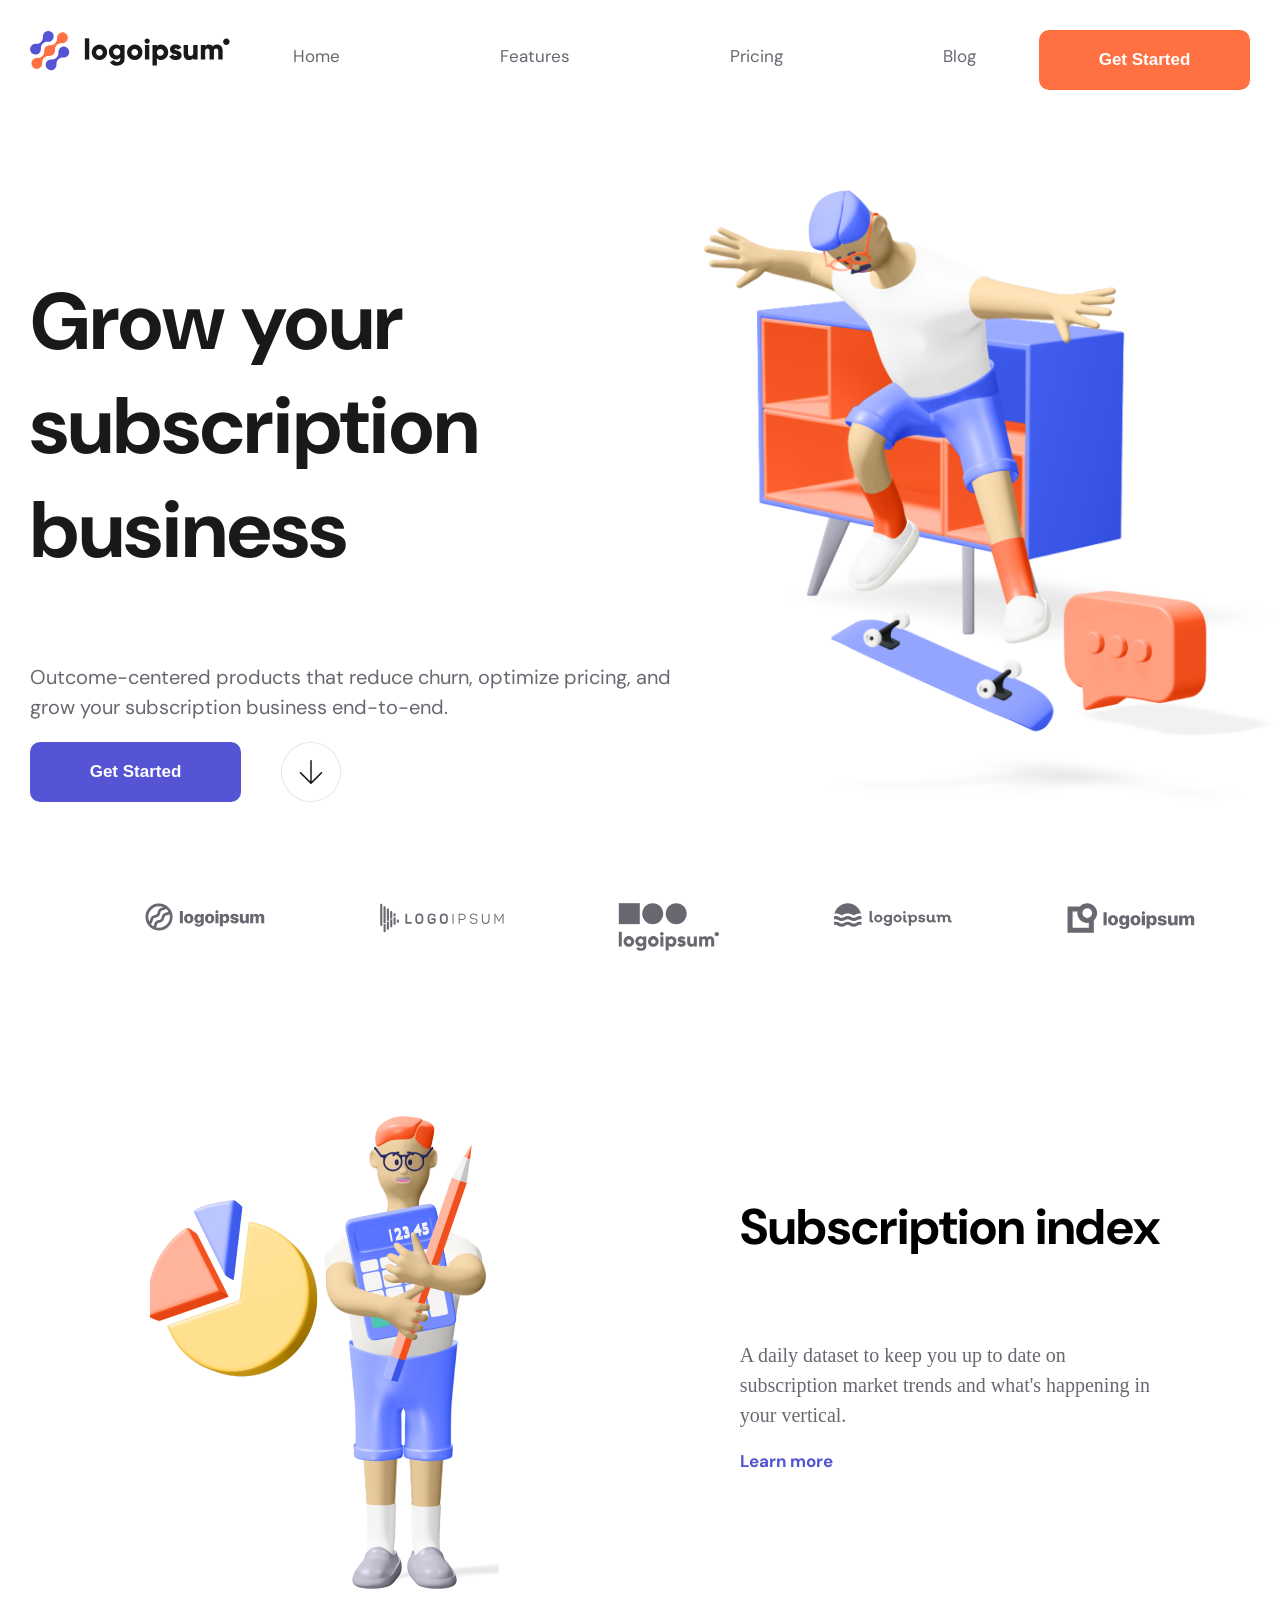
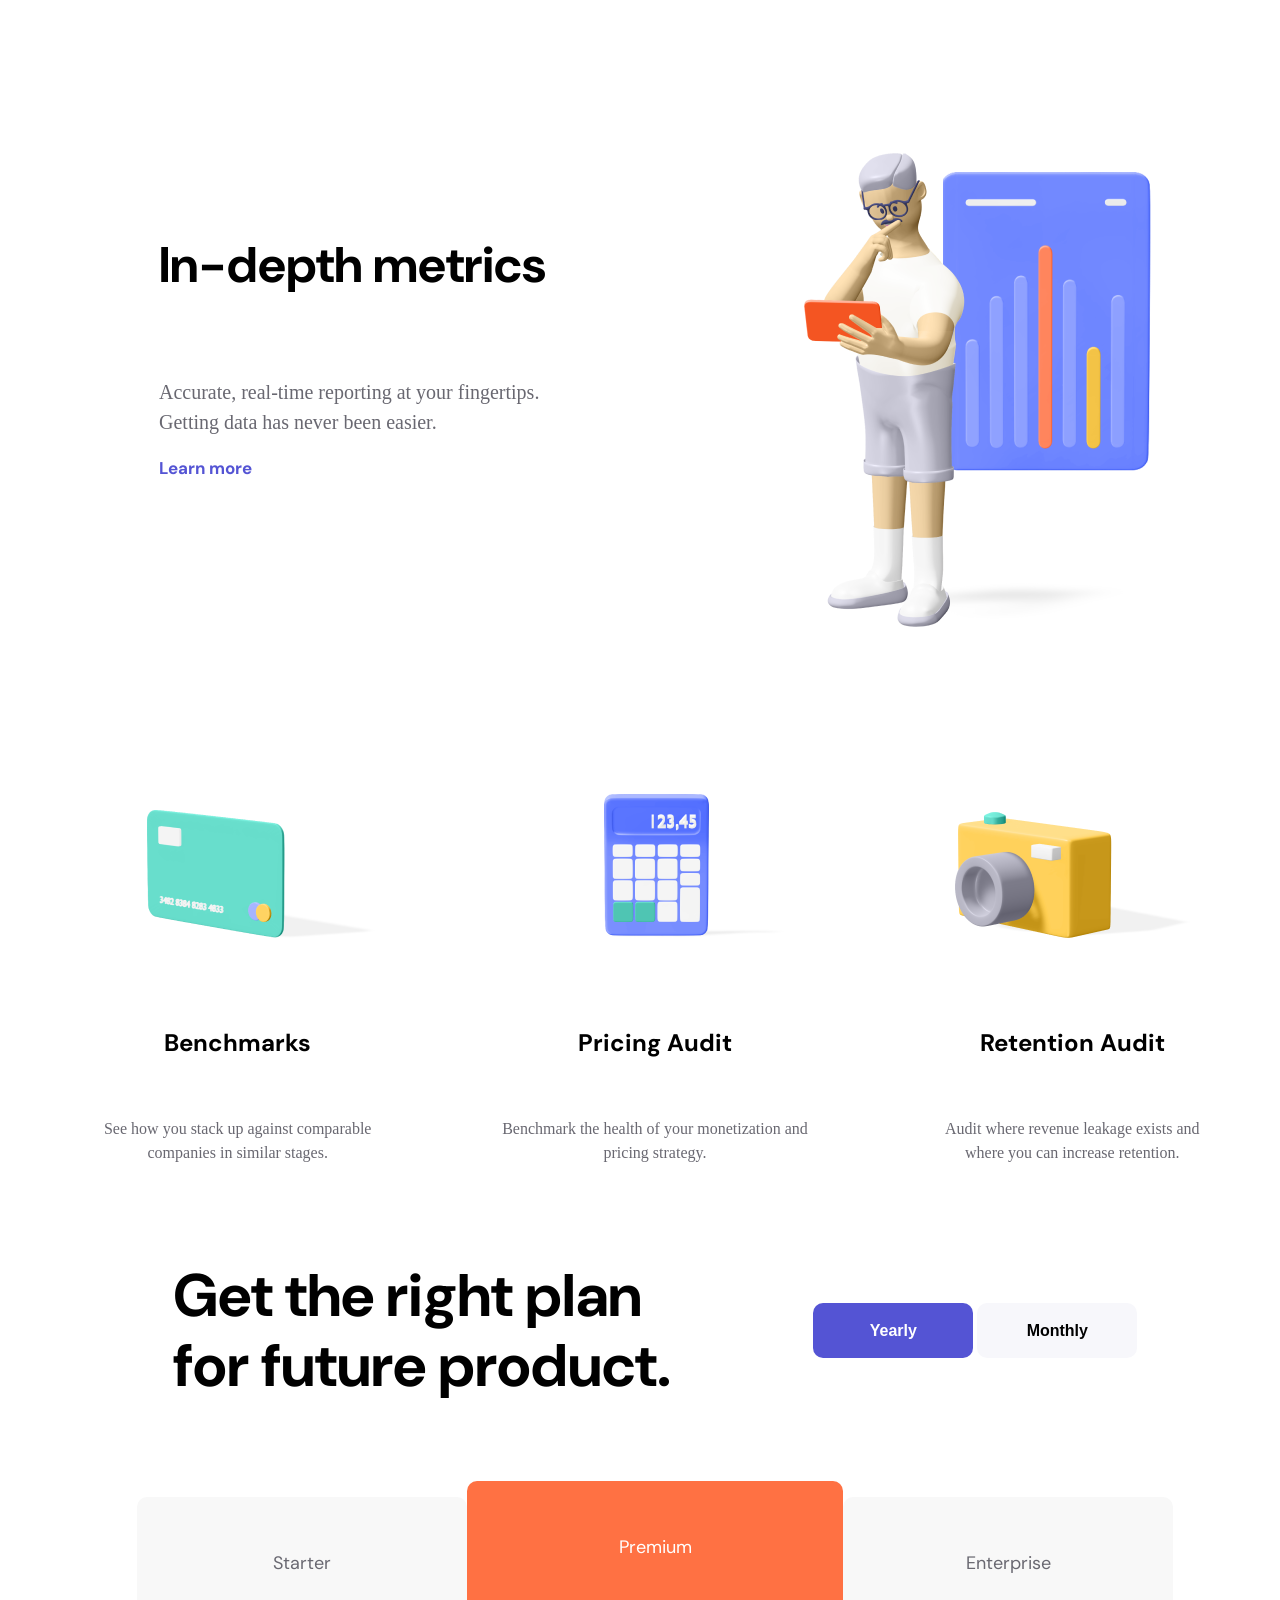
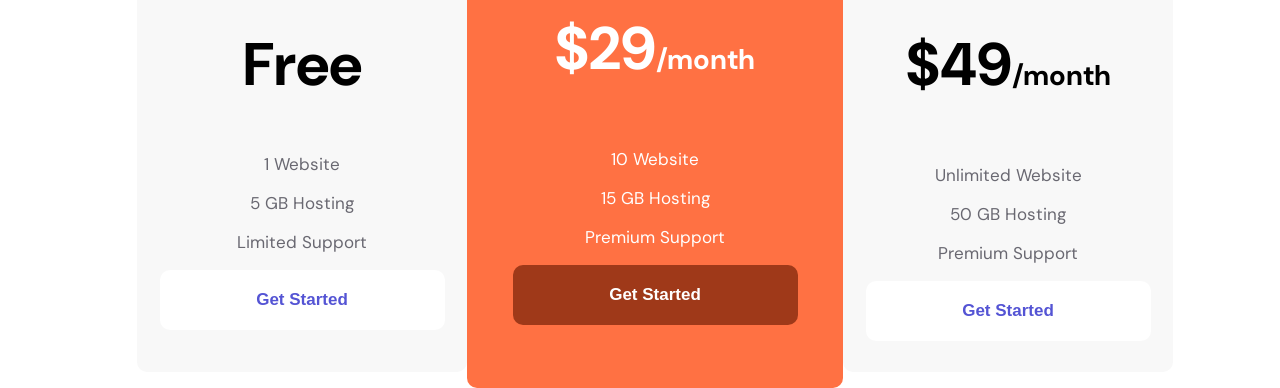
<file: index.html>
<!DOCTYPE html>
<html lang="en">
  <head>
    <meta charset="UTF-8" />
    <meta name="viewport" content="width=device-width, initial-scale=1.0" />
    <title>logoipsum</title>
    <link rel="stylesheet" href="index.css" />

    <link rel="preconnect" href="https://fonts.googleapis.com" />
    <link rel="preconnect" href="https://fonts.gstatic.com" crossorigin />
    <link
      href="https://fonts.googleapis.com/css2?family=DM+Sans:ital,opsz,wght@0,9..40,100..1000;1,9..40,100..1000&display=swap"
      rel="stylesheet"
    />
  </head>
  <body>
    <section class="navbar">
      <div class="logodiv">
        <img src="/Logo Color.svg" />
      </div>
      <div class="navlink">
        <p>
          <span class="homespan">Home</span>
        </p>
        <p>
          <span class="featurespan">Features</span>
        </p>
        <p>
          <span class="pricingspan">Pricing</span>
        </p>
        <p>
          <span class="blogspan">Blog</span>
        </p>
      </div>
      <div>
        <button class="navbut">Get Started</button>
      </div>
    </section>
    <div class="mobilemenu">
      <div class="logodiv2">
        <img src="/Logo Color.svg" />
      </div>

      <div class="menubar">
        <img src="/menu_24dp_E8EAED_FILL0_wght400_GRAD0_opsz24.svg" />
      </div>
    </div>

    <section class="hero">
      <div class="herotext">
        <h3 class="heroheading">Grow your subscription business</h3>
        <p class="heropara">
          Outcome-centered products that reduce churn, optimize pricing,
          and grow your subscription business end-to-end.
        </p>

        <div class="herobutdiv">
          <button class="herobut">Get Started</button>

          <img src="/Down Arrow.png" class="downarrow" />
        </div>
      </div>

      <div class="heroimg">
        <img src="/Hero 3D.png" alt="pic" />
      </div>
    </section>

    <div class="iconpdiv">
      <div>
        <img src="/Group.svg" alt="icon" />
      </div>
      <div>
        <img src="/Group-2.svg" alt="icon" />
      </div>
      <div>
        <img src="/Group-3.svg" alt="icon" />
      </div>
      <div>
        <img src="/Group-4.svg" alt="icon" />
      </div>
      <div>
        <img src="/Group-5.svg" alt="icon" />
      </div>
    </div>

    <div class="sec3parentdiv">
      <div>
        <img src="/Content Image 02.png" alt="pic" />
      </div>

      <div>
        <h5 class="sec3h5">Subscription index</h5>
        <p class="sec3p1">
          A daily dataset to keep you up to date on <br />subscription market
          trends and what's happening in <br />your vertical.
        </p>
        <p class="sec3p2">Learn more</p>
      </div>
    </div>

    <div class="sec4parentdiv">
      <div>
        <h5 class="sec4h5">In-depth metrics</h5>
        <p class="sec4p1">
          Accurate, real-time reporting at your fingertips. <br />Getting data
          has never been easier.
        </p>
        <p class="sec4p2">Learn more</p>
      </div>

      <div>
        <img src="/Content Image.png" alt="pic" />
      </div>
    </div>

    <div class="sec5parentdiv">
      <div class="sec5div1">
        <img src="/Icon 001.png" alt="icon" />
        <h6 class="sec5div1h6">Benchmarks</h6>
        <p class="sec5div1p1">
          See how you stack up against comparable <br />companies in similar
          stages.
        </p>
      </div>

      <div class="sec5div2">
        <img src="/Icon 002.png" alt="icon" />
        <h6 class="sec5div2h6">Pricing Audit</h6>
        <p class="sec5div2p1">
          Benchmark the health of your monetization and <br />pricing strategy.
        </p>
      </div>

      <div class="sec5div3">
        <img src="/Icon 003.png" alt="icon" />
        <h6 class="sec5div3h6">Retention Audit</h6>
        <p class="sec5div3p1">
          Audit where revenue leakage exists and <br />where you can increase
          retention.
        </p>
      </div>
    </div>

    <section class="sec6parentdiv">
      <div>
        <div class="sec6div1">
          <h4 class="sec6div1h4">
            Get the right plan <br />for future product.
          </h4>
          <div class="sec6but">
            <button class="sec6div1but1">Yearly</button>

            <button class="sec6div1but2">Monthly</button>
          </div>
        </div>

        <div class="sec7pdiv">
          <div class="sec7div1">
            <p class="sec7div1p1">Starter</p>
            <p class="sec7div1p2">Free</p>
            <p>1 Website</p>
            <p>5 GB Hosting</p>
            <p>Limited Support</p>
            <button>Get Started</button>
          </div>

          <div class="sec7div2">
            <p class="sec7div2p1">Premium</p>
            <p class="sec7div2p2">$29<span class="sec7d2s">/month</span></p>
            <p class="sec7div2p3">10 Website</p>
            <p class="sec7div2p4">15 GB Hosting</p>
            <p class="sec7div2p5">Premium Support</p>
            <button class="sec7div2but">Get Started</button>
          </div>

          <div class="sec7div3">
            <p class="sec7div3p1">Enterprise</p>
            <p class="sec7div3p2">$49<span class="sec7d3s">/month</span></p>
            <p>Unlimited Website</p>
            <p>50 GB Hosting</p>
            <p>Premium Support</p>
            <button>Get Started</button>
          </div>
        </div>
      </div>
    </section>
  </body>
</html>
</file>
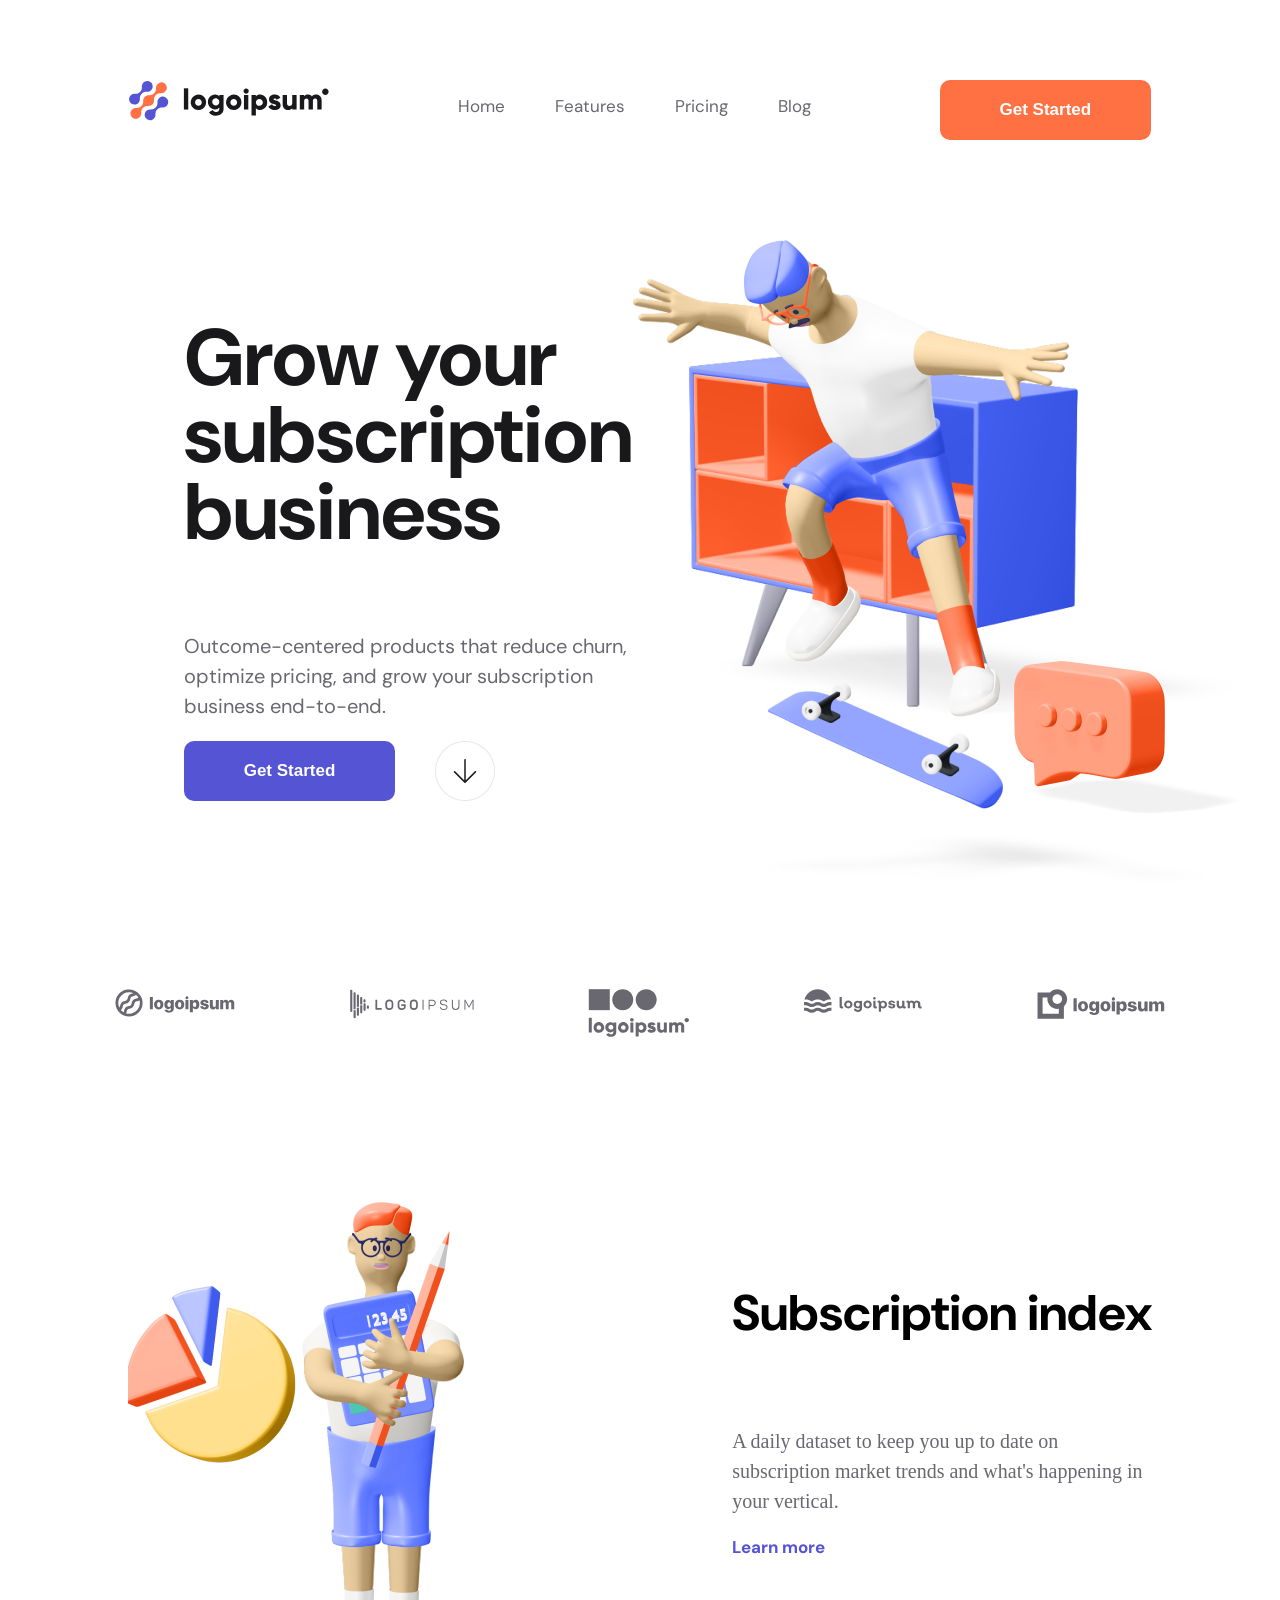
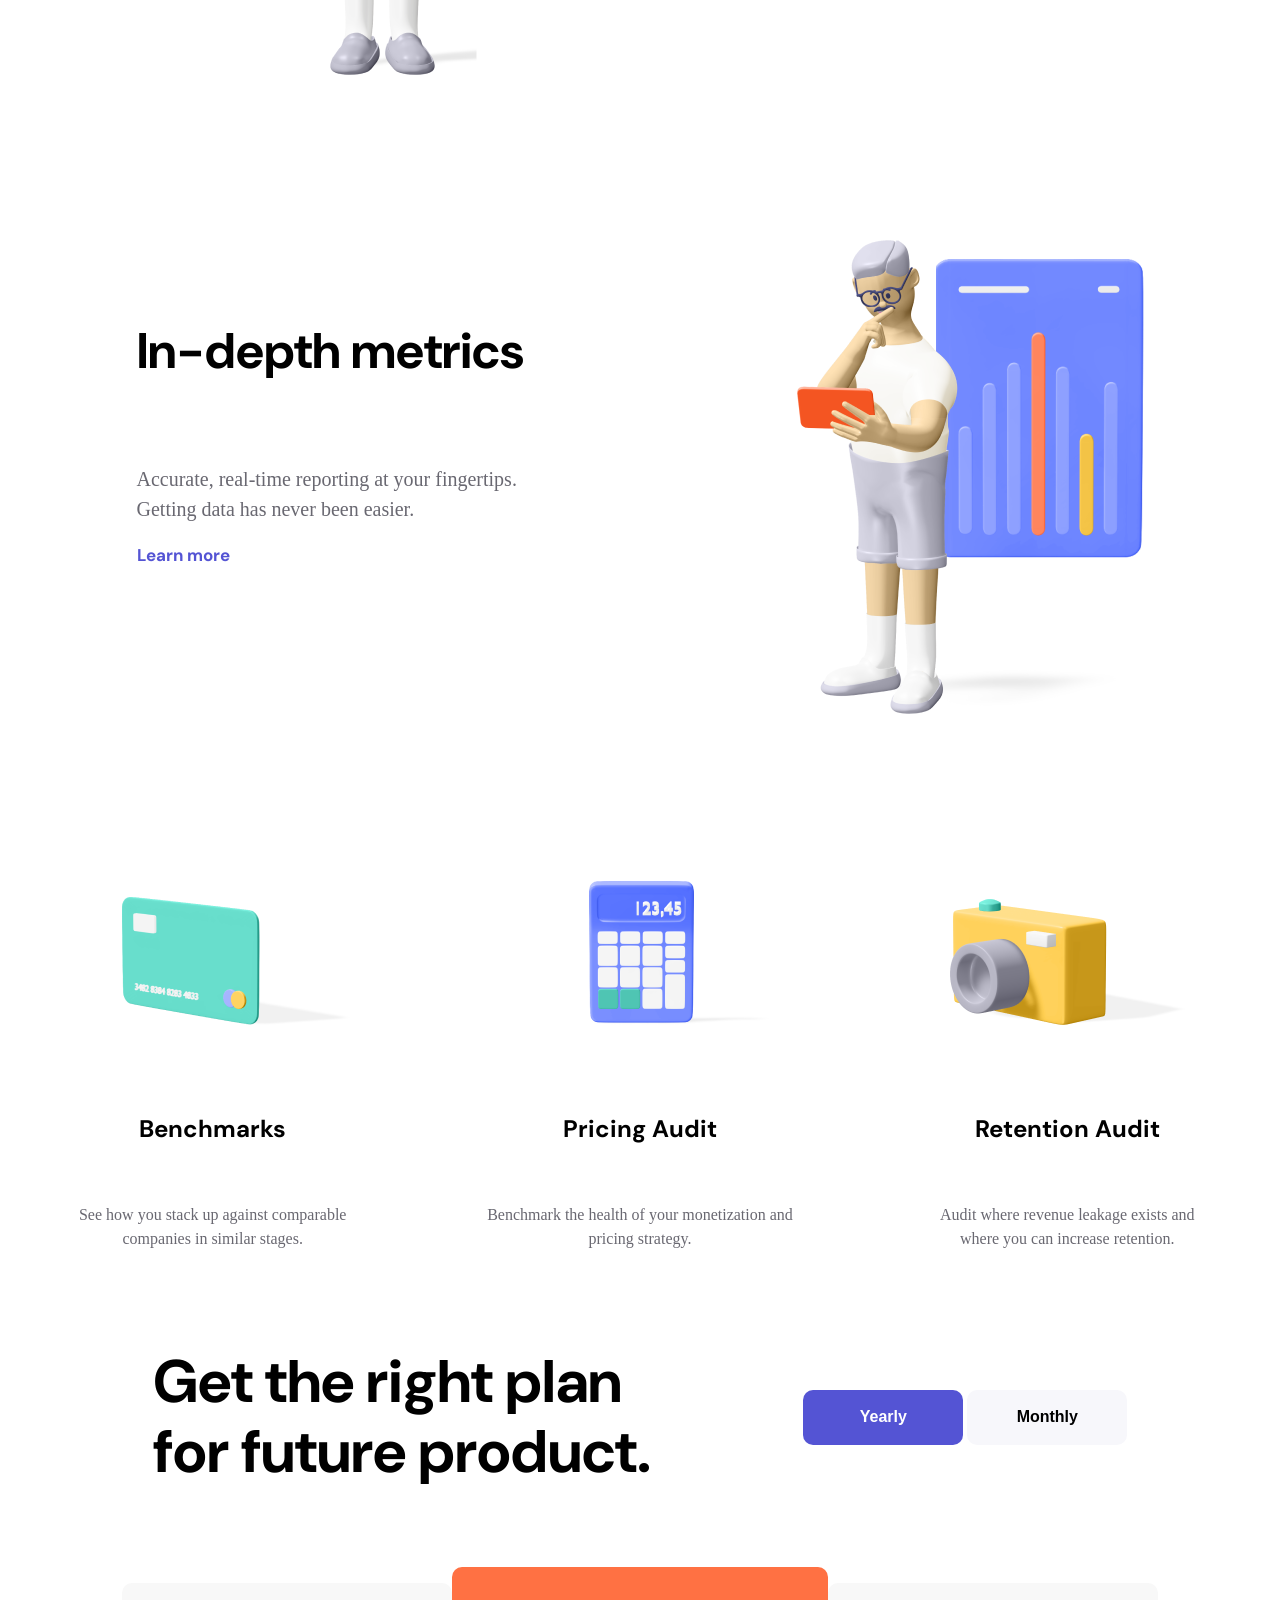
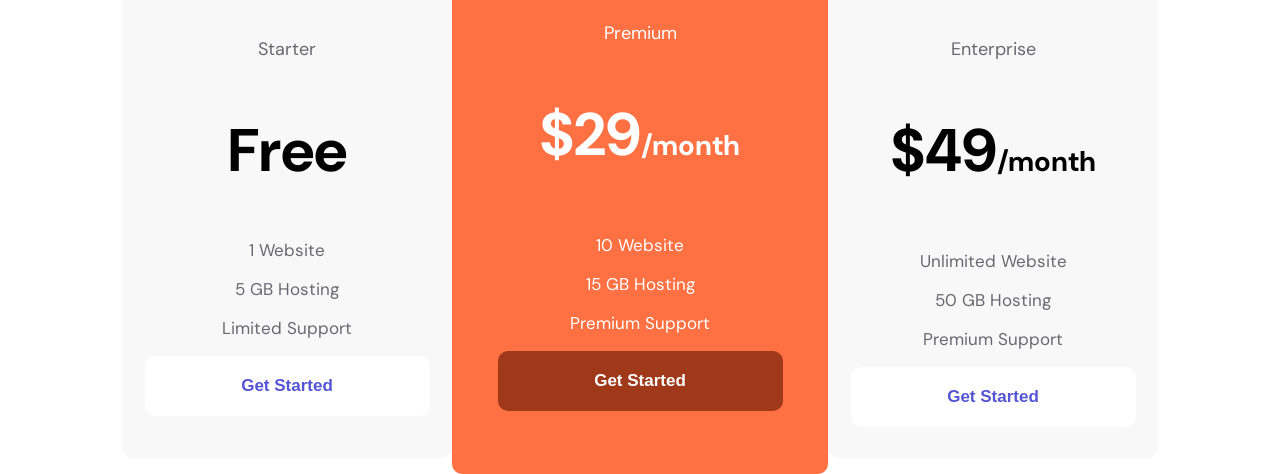
<file: landingpage.html>
<!DOCTYPE html>
<html lang="en">
  <head>
    <meta charset="UTF-8" />
    <meta name="viewport" content="width=device-width, initial-scale=1.0" />
    <title>logoipsum</title>
    <link rel="stylesheet" href="landingpage.css" />

    <link rel="preconnect" href="https://fonts.googleapis.com" />
    <link rel="preconnect" href="https://fonts.gstatic.com" crossorigin />
    <link
      href="https://fonts.googleapis.com/css2?family=DM+Sans:ital,opsz,wght@0,9..40,100..1000;1,9..40,100..1000&display=swap"
      rel="stylesheet"
    />
  </head>
  <body>


    <nav>
      <input type="checkbox" id="sidebar-active" />
      <label for="sidebar-active" class="open-sidebar-button">
        <svg
          xmlns="http://www.w3.org/2000/svg"
          height="32px"
          viewBox="0 -960 960 960"
          width="32px"
          fill="#e8eaed"
        >
          <path
            d="M120-240v-80h720v80H120Zm0-200v-80h720v80H120Zm0-200v-80h720v80H120Z"
          />
        </svg>
      </label>

      <div class="links-container">
        <label for="sidebar-active" class="close-sidebar-button">
          <svg
            xmlns="http://www.w3.org/2000/svg"
            height="32px"
            viewBox="0 -960 960 960"
            width="32px"
            fill="#e8eaed"
          >
            <path
              d="m256-200-56-56 224-224-224-224 56-56 224 224 224-224 56 56-224 224 224 224-56 56-224-224-224 224Z"
            />
          </svg>
        </label>
      </div>
    </nav>




    <section class="navbar">
      <div class="logodiv">
        <img src="/Logo Color.svg" />
      </div>
      <div class="navlink">
        <p>
          <span class="homespan">Home</span>
        </p>
        <p> 
          <span class="featurespan">Features</span>
        </p>
        <p>
          <span class="pricingspan">Pricing</span>
        </p>
        <p>
         <span class="blogspan">Blog</span>
        </p>
      </div>
      <div>
        <button class="navbut">Get Started</button>
      </div>
    </section>

    <div class="logodiv2">
      <img src="/Logo Color.svg" />
    </div>

    <section class="hero">
      <div>
        <h3 class="heroheading">Grow your <br />subscription <br />business</h3>
        <p class="heropara">
          Outcome-centered products that reduce churn, <br />optimize pricing,
          and grow your subscription <br />business end-to-end.
        </p>

        <div class="herobutdiv">
          <button class="herobut">Get Started</button>

          <img src="/Down Arrow.png" class="downarrow" />
        </div>
      </div>

      <div class="heroimg">
        <img src="/Hero 3D.png" alt="pic" />
      </div>
    </section>

    <div class="iconpdiv">
      <div>
        <img src="/Group.svg" alt="icon" />
      </div>
      <div>
        <img src="/Group-2.svg" alt="icon" />
      </div>
      <div>
        <img src="/Group-3.svg" alt="icon" />
      </div>
      <div>
        <img src="/Group-4.svg" alt="icon" />
      </div>
      <div>
        <img src="/Group-5.svg" alt="icon" />
      </div>
    </div>

    <div class="sec3parentdiv">
      <div>
        <img src="/Content Image 02.png" alt="pic" />
      </div>

      <div>
        <h5 class="sec3h5">Subscription index</h5>
        <p class="sec3p1">
          A daily dataset to keep you up to date on <br />subscription market
          trends and what's happening in <br />your vertical.
        </p>
        <p class="sec3p2">Learn more</p>
      </div>
    </div>

    <div class="sec4parentdiv">
      <div>
        <h5 class="sec4h5">In-depth metrics</h5>
        <p class="sec4p1">
          Accurate, real-time reporting at your fingertips. <br />Getting data
          has never been easier.
        </p>
        <p class="sec4p2">Learn more</p>
      </div>

      <div>
        <img src="/Content Image.png" alt="pic" />
      </div>
    </div>

    <div class="sec5parentdiv">
      <div class="sec5div1">
        <img src="/Icon 001.png" alt="icon" />
        <h6 class="sec5div1h6">Benchmarks</h6>
        <p class="sec5div1p1">
          See how you stack up against comparable <br />companies in similar
          stages.
        </p>
      </div>

      <div class="sec5div2">
        <img src="/Icon 002.png" alt="icon" />
        <h6 class="sec5div2h6">Pricing Audit</h6>
        <p class="sec5div2p1">
          Benchmark the health of your monetization and <br />pricing strategy.
        </p>
      </div>

      <div class="sec5div3">
        <img src="/Icon 003.png" alt="icon" />
        <h6 class="sec5div3h6">Retention Audit</h6>
        <p class="sec5div3p1">
          Audit where revenue leakage exists and <br />where you can increase
          retention.
        </p>
      </div>
    </div>

    <section class="sec6parentdiv">
      <div>
        <div class="sec6div1">
          <h4 class="sec6div1h4">
            Get the right plan <br />for future product.
          </h4>
          <div>
            <button class="sec6div1but1">Yearly</button>

            <button class="sec6div1but2">Monthly</button>
          </div>
        </div>

        <div class="sec7pdiv">
          <div class="sec7div1">
            <p class="sec7div1p1">Starter</p>
            <p class="sec7div1p2">Free</p>
            <p>1 Website</p>
            <p>5 GB Hosting</p>
            <p>Limited Support</p>
            <button>Get Started</button>
          </div>

          <div class="sec7div2">
            <p class="sec7div2p1">Premium</p>
            <p class="sec7div2p2">$29<span class="sec7d2s">/month</span></p>
            <p class="sec7div2p3">10 Website</p>
            <p class="sec7div2p4">15 GB Hosting</p>
            <p class="sec7div2p5">Premium Support</p>
            <button class="sec7div2but">Get Started</button>
          </div>

          <div class="sec7div3">
            <p class="sec7div3p1">Enterprise</p>
            <p class="sec7div3p2">$49<span class="sec7d3s">/month</span></p>
            <p>Unlimited Website</p>
            <p>50 GB Hosting</p>
            <p>Premium Support</p>
            <button>Get Started</button>
          </div>
        </div>

      </div>
    </section>
  </body>
</html>
</file>
<file: index.css>
body {
  border: 0px;
  margin: 0px;
  font-family: "DM Sans", sans-serif;
}
@font-face {
  font-family: face;
  src: url(/Mulish-VariableFont_wght.ttf,);
}
  


.logodiv {
  width: 199.48px;
}

.navlink {
  display: flex;
  gap: 45px;
  font-size: 15px;
  font-weight: 700;
  line-height: 19.53px;
  color: #696871;
}

.homespan:hover {
  color: black;
  border-bottom: #5454d4 3px solid;
}

.featurespan:hover {
  color: black;
  border-bottom: #5454d4 3px solid;
}

.pricingspan:hover {
  color: black;
  border-bottom: #5454d4 3px solid;
}

.blogspan:hover {
  color: black;
  border-bottom: #5454d4 3px solid;
}

.navbut {
  background-color: #ff7143;
  font-size: 17px;
  font-weight: 700;
  line-height: 22.13px;
  align-items: center;
  width: 211px;
  height: 60px;
  border-radius: 10px;
  border: none;
  color: white;
}

.navbar {
  display: flex;
  justify-content: space-evenly;
  padding-top: 30px;
  padding-bottom: 100px;
}

.heroheading {
  font-size: 80px;
  font-weight: 700;
  padding: auto;
  color: #19191b;
  width: 100%;
}

.heropara {
  font-size: 20px;
  font-weight: 400;
  line-height: 30px;
  color: #696871;
}

.herobut {
  background-color: #5454d4;
  font-size: 17px;
  font-weight: 700;
  line-height: 22.13px;
  width: 211px;
  height: 60px;
  border-radius: 10px;
  border: none;
  color: white;
}

.downarrow {
  width: 60px;
  height: 60px;
}

.herobutdiv {
  display: flex;
  justify-items: center;
  gap: 40px;
}

.hero {
  display: flex;
  justify-content: space-around;
  align-content: center;
  padding-left: 30px;
}
.heroimg > img{
  width: 100%;
  height: 100%;
}
.heroimg{
  width: 80%;
}
.iconpdiv {
  display: flex;
  justify-content: space-evenly;
  padding-top: 100px;
  padding-left: 30px;
  width: 100%;
  padding-right: 30px;
}
.sec3h5 {
  font-size: 50px;
  font-weight: 700;
  line-height: 57px;
}

.sec3p1 {
  font-size: 20px;
  font-weight: 400;
  line-height: 30px;
  font-family: "mulish";
  color: #696871;
}

.sec3p2 {
  font-size: 17px;
  font-weight: 700;
  line-height: 22.13px;
  color: #5454d4;
}

.sec3parentdiv {
  display: flex;
  justify-content: space-around;
  padding-top: 159.75px;
  padding-left: 30px;
}

.sec4h5 {
  font-size: 50px;
  font-weight: 700;
  line-height: 57px;
}

.sec4p1 {
  font-size: 20px;
  font-weight: 400;
  line-height: 30px;
  font-family: "mulish";
  color: #696871;
}

.sec4p2 {
  font-size: 17px;
  font-weight: 700;
  line-height: 22.13px;
  color: #5454d4;
}

.sec4parentdiv {
  display: flex;
  justify-content: space-around;
  padding-top: 159.75px;
  padding-left: 30px;
}

.sec5div1 {
  text-align: center;
}

.sec5div1h6 {
  font-size: 24px;
  font-weight: 700;
  line-height: 36px;
}

.sec5div1p1 {
  font-family: "mulish";
  font-size: 16px;
  font-weight: 400;
  line-height: 24px;
  color: #696871;
}

.sec5div2 {
  text-align: center;
}

.sec5div2h6 {
  font-size: 24px;
  font-weight: 700;
  line-height: 36px;
}

.sec5div2p1 {
  font-family: "mulish";
  font-size: 16px;
  font-weight: 400;
  line-height: 24px;
  color: #696871;
}

.sec5div3 {
  text-align: center;
}

.sec5div3h6 {
  font-size: 24px;
  font-weight: 700;
  line-height: 36px;
}

.sec5div3p1 {
  font-family: "mulish";
  font-size: 16px;
  font-weight: 400;
  line-height: 24px;
  color: #696871;
}

.sec5parentdiv {
  display: flex;
  justify-content: space-around;
  padding-top: 138px;
  padding-left: 30px;
}

.sec6div1h4 {
  font-size: 60px;
  font-weight: 700;
  line-height: 70px;
}

.sec6div1but1 {
  color: white;
  background-color: #5454d4;
  border: none;
  width: 160px;
  height: 55px;
  font-size: 16px;
}

.sec6div1but2 {
  color: black;
  background-color: #f7f7fb;
  border: none;
  width: 160px;
  height: 55px;
  font-size: 16px;
}

.sec6div1 {
  display: flex;
  justify-content: space-evenly;
  align-items: center;
  padding-left: 30px;
}

p {
  font-size: 17px;
  color: #696871;
  @font-face {
    font-family: "mulish";
  }
  font-weight: 400;
}

.sec7div1 {
  background-color: #f8f8f8;
  width: 330px;
  height: 441px;
  text-align: center;
  padding-top: 34px;
  border-radius: 10px;
}

.sec7div1p1 {
  font-size: 18px;
  font-weight: 400;
  color: #696871;
  line-height: 28px;
}

.sec7div1p2 {
  font-size: 60px;
  font-weight: 700;
  color: black;
  line-height: 56px;
}

button {
  width: 285px;
  height: 60px;
  background-color: white;
  color: #5454d4;
  font-size: 17px;
  font-weight: 700;
  line-height: 22.13px;
  border: none;
  border-radius: 10px;
}

.sec7div2 {
  background-color: #ff7143;
  width: 376px;
  height: 473px;
  text-align: center;
  padding-top: 34px;
  border-radius: 10px;
}

.sec7div2p1 {
  font-size: 18px;
  font-weight: 400;
  color: white;
  line-height: 28px;
}

.sec7div2p2 {
  font-size: 60px;
  font-weight: 700;
  color: white;
  line-height: 56px;
}

.sec7div2but {
  width: 285px;
  height: 60px;
  background-color: #9f3919;
  color: white;
  font-size: 17px;
  font-weight: 700;
  line-height: 22.13px;
  border: none;
  border-radius: 10px;
}

.sec7d2s {
  font-size: 28px;
}

.sec7div2p3 {
  font-size: 17px;
  color: white;
  @font-face {
    font-family: "mulish";
  }
  font-weight: 400;
}

.sec7div2p4 {
  font-size: 17px;
  color: white;
  @font-face {
    font-family: "mulish";
  }
  font-weight: 400;
}

.sec7div2p5 {
  font-size: 17px;
  color: white;
  @font-face {
    font-family: "mulish";
  }
  font-weight: 400;
}

.sec7div3 {
  background-color: #f8f8f8;
  width: 330px;
  height: 441px;
  text-align: center;
  padding-top: 34px;
  border-radius: 10px;
}

.sec7div3p1 {
  font-size: 18px;
  font-weight: 400;
  color: #696871;
  line-height: 28px;
}

.sec7div3p2 {
  font-size: 60px;
  font-weight: 700;
  color: black;
  line-height: 56px;
}

.sec7d3s {
  font-size: 28px;
}

.sec7pdiv {
  display: flex;
  align-items: center;
  justify-content: center;
  padding-left: 30px;
}


.menubar{
  fill: #5454d4;

}

.mobilemenu{
  display: none;
  justify-content: space-between;
  align-items: center;
  padding-left:30px;
  padding-right: 30px;
  padding-top: 50px;
}

@media screen and (max-width: 2560px){
  .navbar{
    justify-content: space-between;
    padding-left: 30px;
    padding-right: 30px;
  }
  
  .navlink{
    gap: 250px;
  }
  }
  


@media screen and (max-width: 1440px){
  
  .navlink{
    gap: 160px;

  }

}

@media screen and (max-width: 1025px){

  .navlink{
    gap: 60px;

  }

}

@media screen and (max-width: 768px) {
  .navbar {
    display: none;
  }

  .mobilemenu{
    display: flex;
    width: 100%;
  }
 
.hero{
  display: block;
  gap: 50px;
  place-items: center;
}

.herotext{
  padding-bottom: 70px;
}

.sec3parentdiv{
  display: block;
  place-items: center;
}

.sec4parentdiv{
  display: block;
  place-items: center;
}

.sec5parentdiv{
  display: block;
  place-items: center;
}

.sec5div1p1{
  padding-bottom: 50px;
}

.sec5div2p1{
  padding-bottom: 50px;

}

.sec6div1{
  display: block;
  place-items: center;
}

.iconpdiv{
  gap: 10px;
  padding-right: 30px;

}

.sec7pdiv{
  display: block;
  align-items: center;
  place-items: center;
}

.sec6but{
  padding-bottom: 50px;
}

.sec7div1{
  margin-bottom: 50px;
}

.sec7div2{
  margin-bottom: 50px;
}

.sec7div3{
  margin-bottom: 50px;
}

}


@media screen and (max-width:425px) {
  .iconpdiv{
    display: grid;
    grid-template-columns: repeat(3, 1fr);
    place-items: center;
  }

  .heroheading{
    font-size: 70px;
  }




}


@media screen and (max-width:375px){

  .heroheading{
    font-size: 40px;
  }
}
</file>
<file: landingpage.css>
body {
  border: 0px;
  margin: 0px;
  font-family: "DM Sans", sans-serif;
}
@font-face {
  font-family: "mulish";
  font-family: "DM Sans";
}

.logodiv {
  width: 199.48px;
}

.navlink {
  display: flex;
  gap: 50px;
  font-size: 15px;
  font-weight: 700;
  line-height: 19.53px;
  color: #696871;
}

nav{
    display: flex;
    padding-top: 50px;
}

nav svg{
    fill: #5454d4;
}

#sidebar-active{
    display: none;
}

.open-sidebar-button, .close-sidebar-button{
    display: none;
}

.homespan:hover {
  color: black;
  border-bottom: #5454d4 3px solid;
}

.featurespan:hover{
    color: black;
    border-bottom: #5454d4 3px solid;
}

.pricingspan:hover{
    color: black;
    border-bottom: #5454d4 3px solid;
}

.blogspan:hover{
    color: black;
    border-bottom: #5454d4 3px solid;
}

.navbut {
  background-color: #ff7143;
  font-size: 17px;
  font-weight: 700;
  line-height: 22.13px;
  align-items: center;
  width: 211px;
  height: 60px;
  border-radius: 10px;
  border: none;
  color: white;
}

.navbar {
  display: flex;
  justify-content: space-evenly;
  padding-top: 30px;
  padding-bottom: 100px;
}

.heroheading {
  font-size: 80px;
  font-weight: 700;
  line-height: 77px;
  color: #19191b;
}

.heropara {
  font-size: 20px;
  font-weight: 400;
  line-height: 30px;
  color: #696871;
}

.herobut {
  background-color: #5454d4;
  font-size: 17px;
  font-weight: 700;
  line-height: 22.13px;
  width: 211px;
  height: 60px;
  border-radius: 10px;
  border: none;
  color: white;
}

.downarrow {
  width: 60px;
  height: 60px;
}

.herobutdiv {
  display: flex;
  justify-items: center;
  gap: 40px;
}

.hero {
  display: flex;
  justify-content: space-around;
  align-content: center;
  padding-right: 110px;
  padding-left: 184px;
}

.iconpdiv {
  display: flex;
  justify-content: space-evenly;
  padding-top: 100px;
}
.sec3h5 {
  font-size: 50px;
  font-weight: 700;
  line-height: 57px;
}

.sec3p1 {
  font-size: 20px;
  font-weight: 400;
  line-height: 30px;
  font-family: "mulish";
  color: #696871;
}

.sec3p2 {
  font-size: 17px;
  font-weight: 700;
  line-height: 22.13px;
  color: #5454d4;
}

.sec3parentdiv {
  display: flex;
  justify-content: space-around;
  padding-top: 159.75px;
}

.sec4h5 {
  font-size: 50px;
  font-weight: 700;
  line-height: 57px;
}

.sec4p1 {
  font-size: 20px;
  font-weight: 400;
  line-height: 30px;
  font-family: "mulish";
  color: #696871;
}

.sec4p2 {
  font-size: 17px;
  font-weight: 700;
  line-height: 22.13px;
  color: #5454d4;
}

.sec4parentdiv {
  display: flex;
  justify-content: space-around;
  padding-top: 159.75px;
}

.sec5div1 {
  text-align: center;
}

.sec5div1h6 {
  font-size: 24px;
  font-weight: 700;
  line-height: 36px;
}

.sec5div1p1 {
  font-family: "mulish";
  font-size: 16px;
  font-weight: 400;
  line-height: 24px;
  color: #696871;
}

.sec5div2 {
  text-align: center;
}

.sec5div2h6 {
  font-size: 24px;
  font-weight: 700;
  line-height: 36px;
}

.sec5div2p1 {
  font-family: "mulish";
  font-size: 16px;
  font-weight: 400;
  line-height: 24px;
  color: #696871;
}

.sec5div3 {
  text-align: center;
}

.sec5div3h6 {
  font-size: 24px;
  font-weight: 700;
  line-height: 36px;
}

.sec5div3p1 {
  font-family: "mulish";
  font-size: 16px;
  font-weight: 400;
  line-height: 24px;
  color: #696871;
}

.sec5parentdiv {
  display: flex;
  justify-content: space-around;
  padding-top: 138px;
}

.sec6div1h4 {
  font-size: 60px;
  font-weight: 700;
  line-height: 70px;
}

.sec6div1but1 {
  color: white;
  background-color: #5454d4;
  border: none;
  width: 160px;
  height: 55px;
  font-size: 16px;
}

.sec6div1but2 {
  color: black;
  background-color: #f7f7fb;
  border: none;
  width: 160px;
  height: 55px;
  font-size: 16px;
}

.sec6div1 {
  display: flex;
  justify-content: space-evenly;
  align-items: center;
}

p {
  font-size: 17px;
  color: #696871;
  @font-face {
    font-family: "mulish";
  }
  font-weight: 400;
}

.sec7div1 {
  background-color: #f8f8f8;
  width: 330px;
  height: 441px;
  text-align: center;
  padding-top: 34px;
  border-radius: 10px;
  
}

.sec7div1p1 {
  font-size: 18px;
  font-weight: 400;
  color: #696871;
  line-height: 28px;
}

.sec7div1p2{
    font-size: 60px;
  font-weight: 700;
  color: black;
  line-height: 56px;
}

button {
  width: 285px;
  height: 60px;
  background-color: white;
  color: #5454d4;
  font-size: 17px;
  font-weight: 700;
  line-height: 22.13px;
  border: none;
  border-radius: 10px;
}

.sec7div2 {
    background-color: #ff7143;
    width: 376px;
    height: 473px;
    text-align: center;
    padding-top: 34px;
    border-radius: 10px;
  }

  .sec7div2p1 {
    font-size: 18px;
    font-weight: 400;
    color: white;
    line-height: 28px;
  }

  .sec7div2p2{
    font-size: 60px;
  font-weight: 700;
  color: white;
  line-height: 56px;

}

.sec7div2but{
    width: 285px;
    height: 60px;
    background-color: #9f3919;
    color: white;
    font-size: 17px;
    font-weight: 700;
    line-height: 22.13px;
    border: none;
    border-radius: 10px;
}

.sec7d2s{
    font-size: 28px;
}

.sec7div2p3{
    font-size: 17px;
    color: white;
    @font-face {
      font-family: "mulish";
    }
    font-weight: 400;
}

.sec7div2p4{
    font-size: 17px;
    color: white;
    @font-face {
      font-family: "mulish";
    }
    font-weight: 400;
}

.sec7div2p5{
    font-size: 17px;
    color: white;
    @font-face {
      font-family: "mulish";
    }
    font-weight: 400;
}

.sec7div3 {
    background-color: #f8f8f8;
    width: 330px;
    height: 441px;
    text-align: center;
    padding-top: 34px;
    border-radius: 10px;
  }

  .sec7div3p1 {
    font-size: 18px;
    font-weight: 400;
    color: #696871;
    line-height: 28px;
  }
  
  .sec7div3p2{
      font-size: 60px;
    font-weight: 700;
    color: black;
    line-height: 56px;
  }

  .sec7d3s{
    font-size: 28px;
}

.sec7pdiv{
    display: flex;
    align-items: center;
    justify-content: center;
}

.logodiv2{
    padding-left: 190px;
    padding-bottom: 100px;
    padding-top: 30px;
    display: none;
}


@media screen and (max-width: 1250px) {
    .navbar {
        display: none;
    }  
    .logodiv2{
        display: block;
    }

.hero{
   display: block;
}
}
</file>
